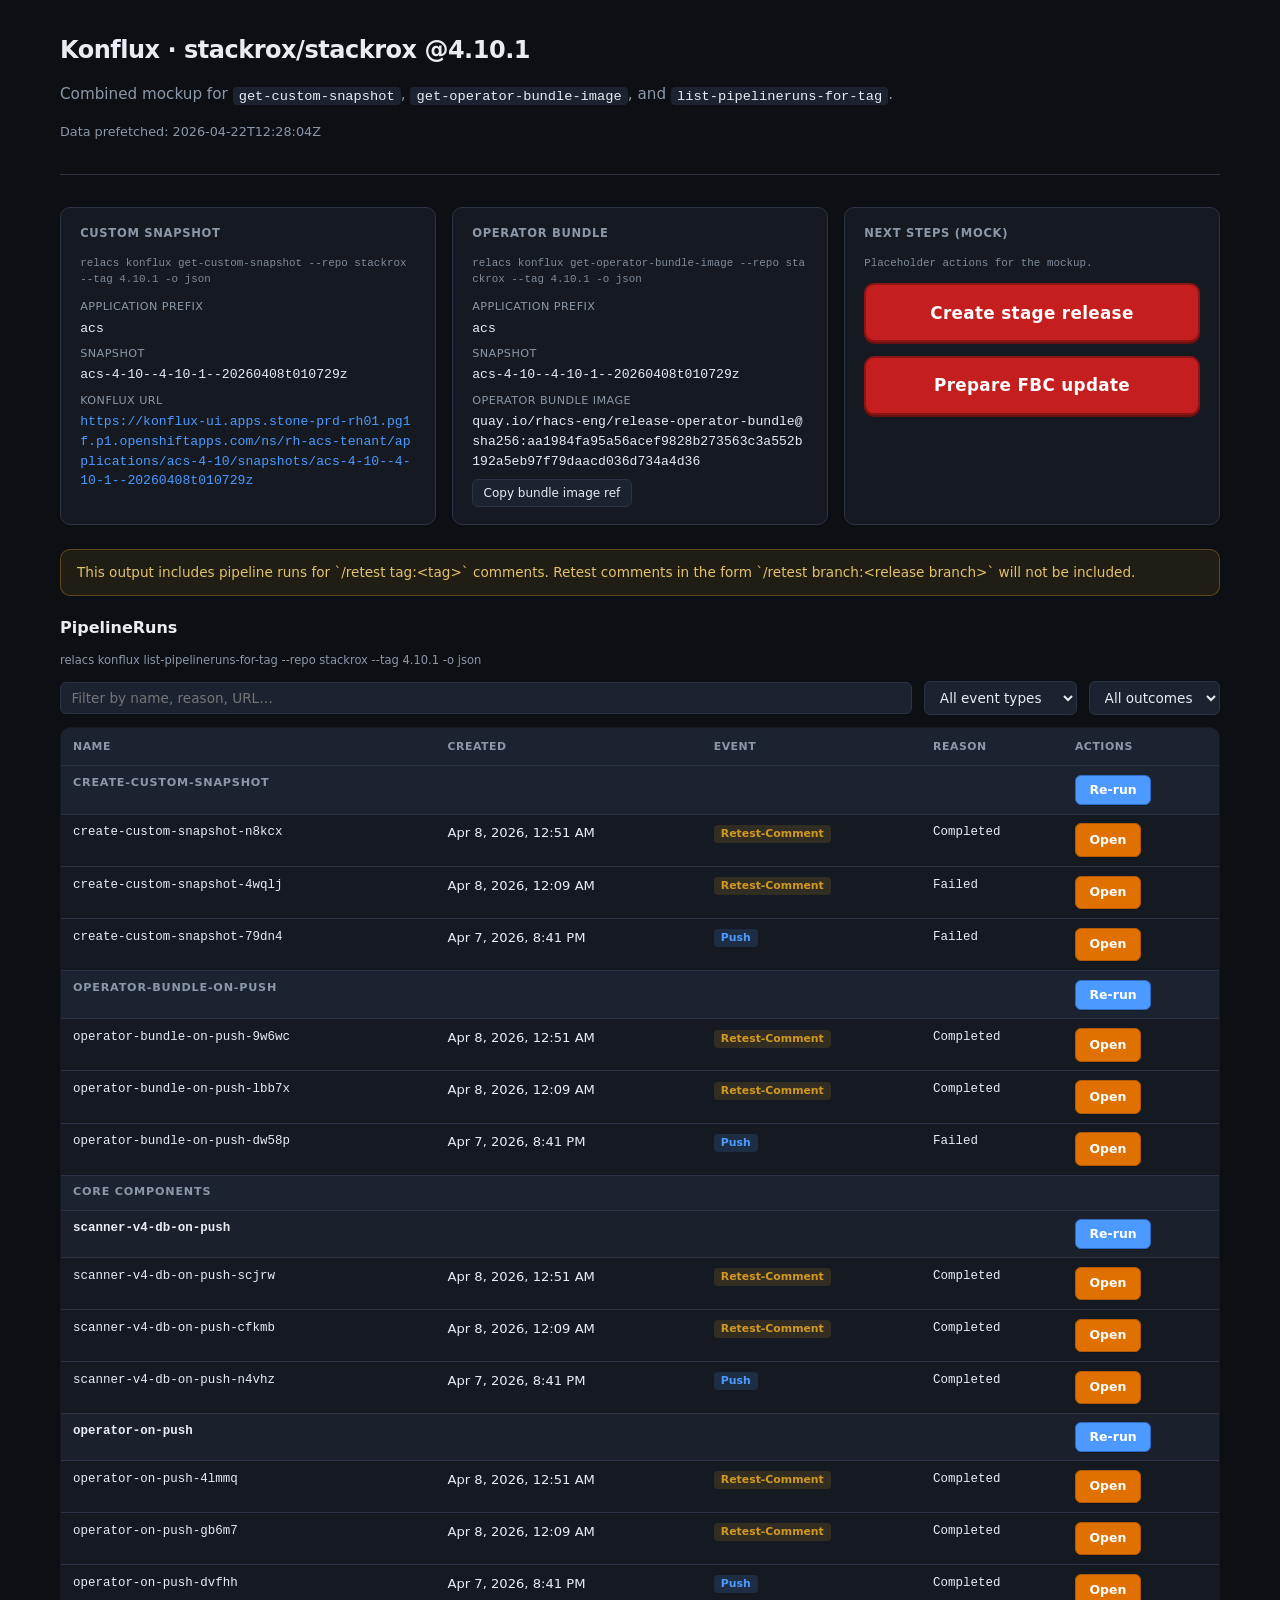
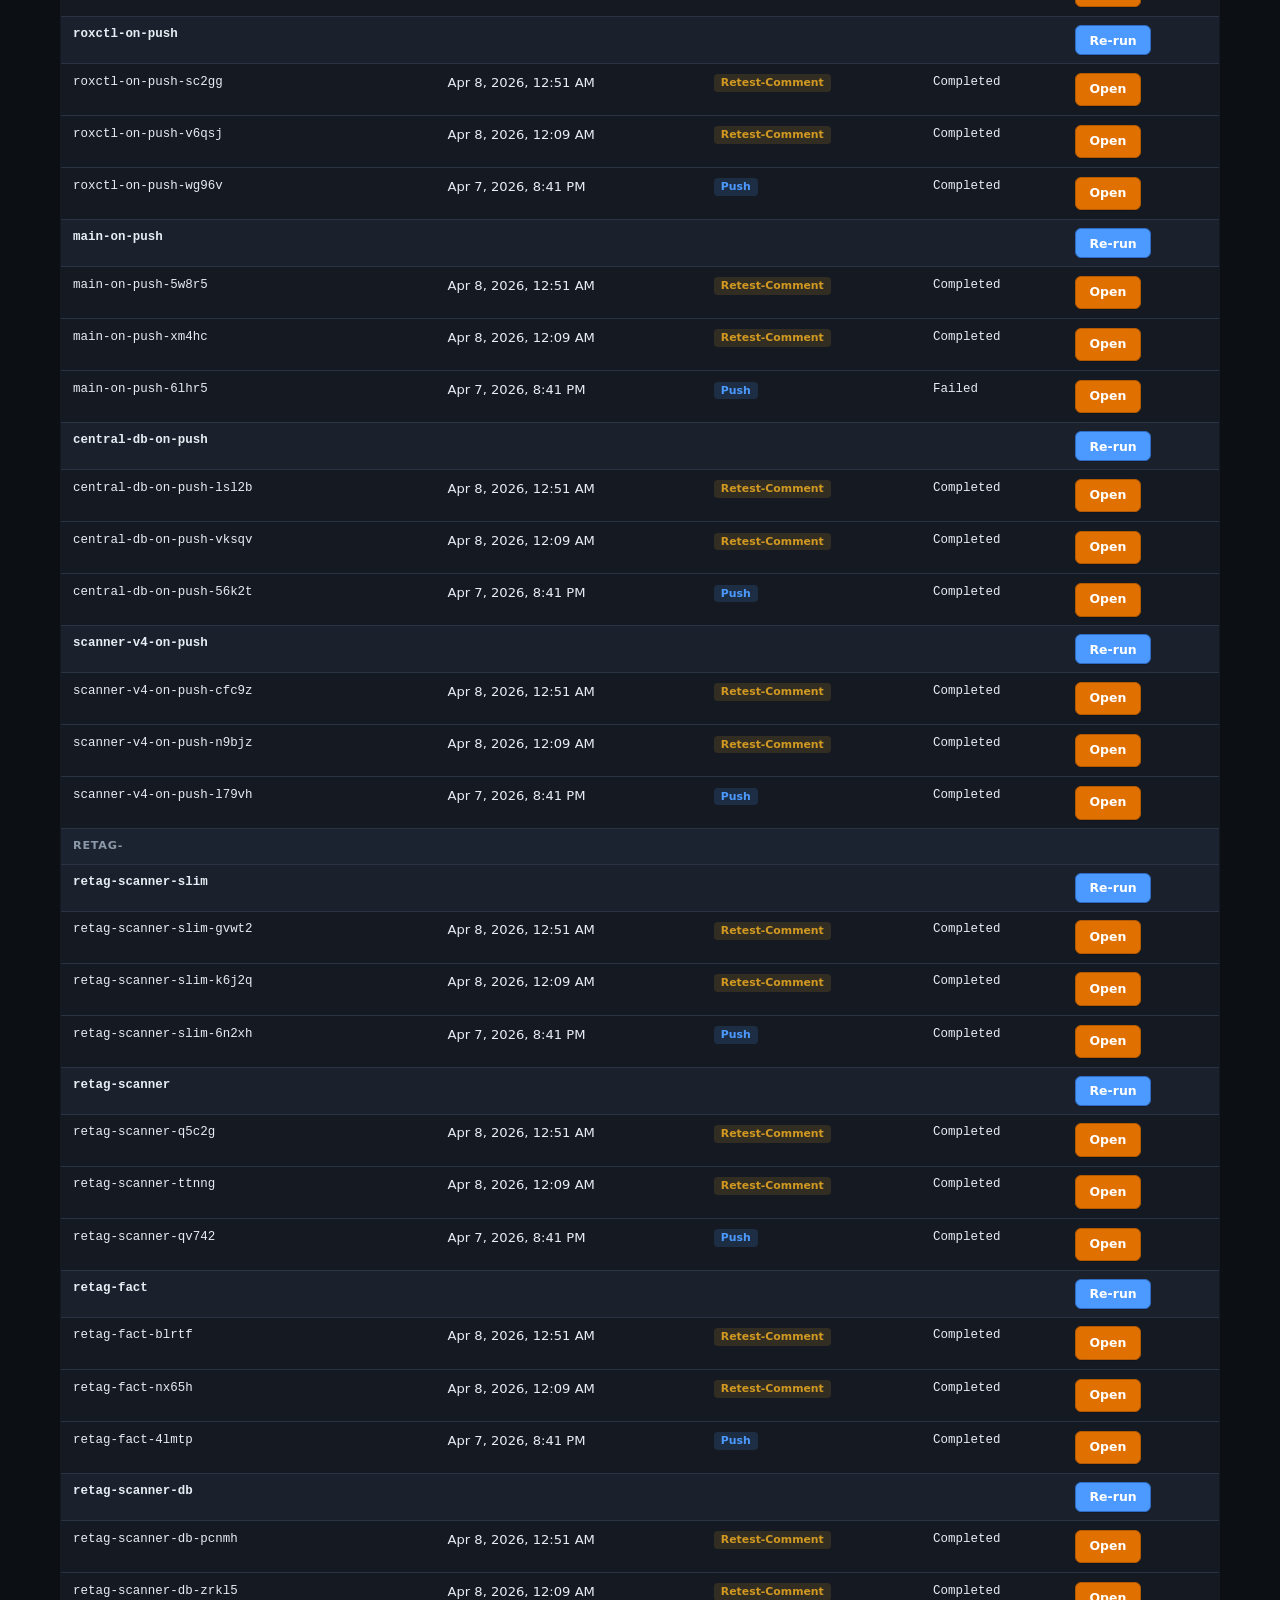
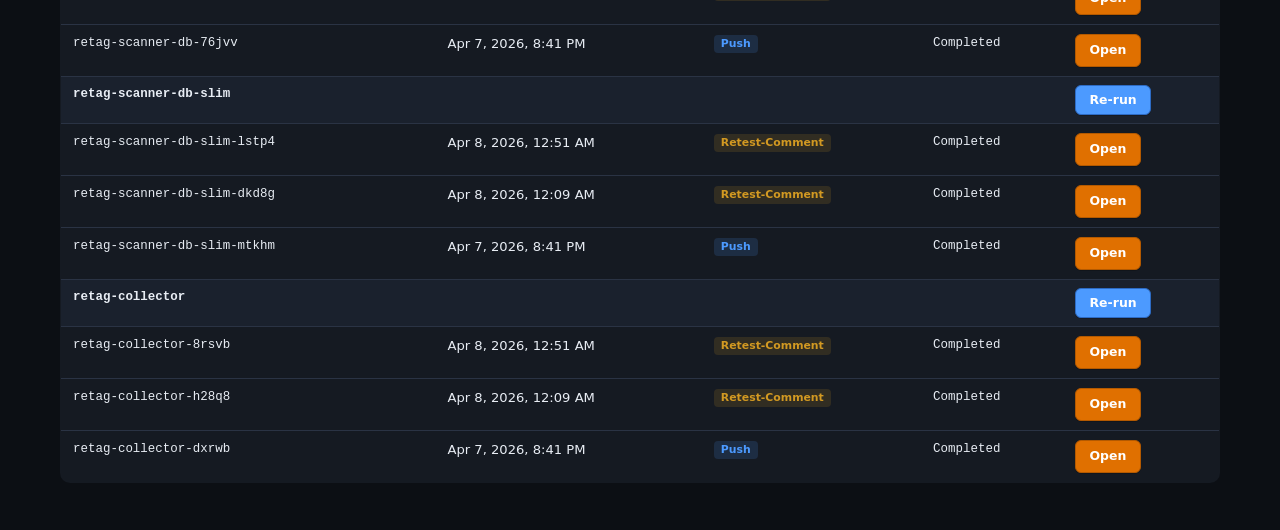
<file: scripts/konflux-dashboard/index.html>
<!DOCTYPE html>
<html lang="en">
<head>
  <meta charset="UTF-8" />
  <meta name="viewport" content="width=device-width, initial-scale=1" />
  <title>Konflux release view (mock)</title>
  <style>
    :root {
      --bg: #0c0f14;
      --surface: #151a22;
      --surface2: #1c2330;
      --border: #2a3344;
      --text: #e8edf4;
      --muted: #8b98a8;
      --accent: #4c9aff;
      --good: #3fb950;
      --bad: #f85149;
      --warn: #d29922;
      --radius: 10px;
      --font: "Segoe UI", system-ui, -apple-system, sans-serif;
      --mono: ui-monospace, "Cascadia Code", "SF Mono", Menlo, monospace;
    }
    * { box-sizing: border-box; }
    body {
      margin: 0;
      font-family: var(--font);
      background: var(--bg);
      color: var(--text);
      line-height: 1.5;
      min-height: 100vh;
    }
    .wrap {
      max-width: 1200px;
      margin: 0 auto;
      padding: 2rem 1.25rem 3rem;
    }
    header {
      margin-bottom: 2rem;
      border-bottom: 1px solid var(--border);
      padding-bottom: 1.25rem;
    }
    h1 {
      font-size: 1.5rem;
      font-weight: 600;
      margin: 0 0 0.35rem;
      letter-spacing: -0.02em;
    }
    .sub {
      color: var(--muted);
      font-size: 0.95rem;
    }
    .sub code {
      font-family: var(--mono);
      font-size: 0.9em;
      color: var(--text);
      background: var(--surface2);
      padding: 0.12em 0.45em;
      border-radius: 4px;
    }
    .meta-line {
      margin-top: 0.75rem;
      font-size: 0.8rem;
      color: var(--muted);
    }
    .grid {
      display: grid;
      gap: 1rem;
      grid-template-columns: repeat(auto-fit, minmax(280px, 1fr));
      margin-bottom: 1.5rem;
    }
    .card {
      background: var(--surface);
      border: 1px solid var(--border);
      border-radius: var(--radius);
      padding: 1.1rem 1.2rem;
    }
    .card h2 {
      margin: 0 0 0.75rem;
      font-size: 0.72rem;
      font-weight: 600;
      text-transform: uppercase;
      letter-spacing: 0.06em;
      color: var(--muted);
    }
    .card .cmd {
      font-family: var(--mono);
      font-size: 0.68rem;
      color: var(--muted);
      margin-bottom: 0.75rem;
      word-break: break-all;
      opacity: 0.9;
    }
    .kv { display: grid; gap: 0.5rem; }
    .kv div { display: flex; flex-direction: column; gap: 0.15rem; }
    .kv label {
      font-size: 0.7rem;
      text-transform: uppercase;
      letter-spacing: 0.04em;
      color: var(--muted);
    }
    .kv span, .kv a {
      font-family: var(--mono);
      font-size: 0.82rem;
      word-break: break-all;
    }
    a { color: var(--accent); text-decoration: none; }
    a:hover { text-decoration: underline; }
    .pill {
      display: inline-flex;
      align-items: center;
      gap: 0.35rem;
      font-size: 0.75rem;
      font-weight: 600;
      padding: 0.2rem 0.55rem;
      border-radius: 999px;
      width: fit-content;
    }
    .pill.ok { background: rgba(63, 185, 80, 0.15); color: var(--good); }
    .pill.bad { background: rgba(248, 81, 73, 0.12); color: var(--bad); }
    .banner {
      background: rgba(210, 153, 34, 0.1);
      border: 1px solid rgba(210, 153, 34, 0.35);
      color: #e3c26d;
      padding: 0.75rem 1rem;
      border-radius: var(--radius);
      font-size: 0.85rem;
      margin-bottom: 1.25rem;
    }
    .toolbar {
      display: flex;
      flex-wrap: wrap;
      gap: 0.75rem;
      align-items: center;
      margin-bottom: 0.75rem;
    }
    .toolbar input, .toolbar select {
      background: var(--surface2);
      border: 1px solid var(--border);
      color: var(--text);
      padding: 0.45rem 0.65rem;
      border-radius: 6px;
      font-size: 0.85rem;
      font-family: var(--font);
    }
    .toolbar input { flex: 1; min-width: 180px; }
    table {
      width: 100%;
      border-collapse: collapse;
      font-size: 0.82rem;
      background: var(--surface);
      border: 1px solid var(--border);
      border-radius: var(--radius);
      overflow: hidden;
    }
    thead th {
      text-align: left;
      padding: 0.65rem 0.75rem;
      background: var(--surface2);
      color: var(--muted);
      font-size: 0.68rem;
      text-transform: uppercase;
      letter-spacing: 0.05em;
      font-weight: 600;
      border-bottom: 1px solid var(--border);
    }
    tbody td {
      padding: 0.55rem 0.75rem;
      border-bottom: 1px solid var(--border);
      vertical-align: top;
    }
    tbody tr:last-child td { border-bottom: none; }
    tbody tr:hover td { background: rgba(76, 154, 255, 0.04); }
    tbody tr.group-row td {
      background: var(--surface2);
      font-size: 0.7rem;
      font-weight: 600;
      text-transform: uppercase;
      letter-spacing: 0.07em;
      color: var(--muted);
      padding: 0.55rem 0.75rem;
      border-bottom: 1px solid var(--border);
    }
    tbody tr.group-row:hover td {
      background: var(--surface2);
    }
    tbody tr.group-row .cell-actions {
      text-transform: none;
      vertical-align: middle;
    }
    tbody tr.subgroup-row td {
      background: rgba(28, 35, 48, 0.75);
      font-size: 0.78rem;
      font-weight: 600;
      color: var(--text);
      padding: 0.5rem 0.75rem;
      border-bottom: 1px solid var(--border);
    }
    tbody tr.subgroup-row td:first-child {
      font-family: var(--mono);
    }
    tbody tr.subgroup-row:hover td {
      background: rgba(28, 35, 48, 0.85);
    }
    .mono { font-family: var(--mono); font-size: 0.78rem; }
    .badge {
      font-size: 0.68rem;
      padding: 0.15rem 0.45rem;
      border-radius: 4px;
      font-weight: 600;
      text-transform: capitalize;
    }
    .badge.push { background: rgba(76, 154, 255, 0.15); color: var(--accent); }
    .badge.retest-comment { background: rgba(210, 153, 34, 0.15); color: var(--warn); }
    .err {
      background: rgba(248, 81, 73, 0.1);
      border: 1px solid rgba(248, 81, 73, 0.35);
      color: #ff9b97;
      padding: 1rem;
      border-radius: var(--radius);
      margin-bottom: 1rem;
    }
    .err code { font-family: var(--mono); font-size: 0.85rem; }
    button.copy {
      margin-top: 0.5rem;
      font-size: 0.75rem;
      padding: 0.35rem 0.65rem;
      border-radius: 6px;
      border: 1px solid var(--border);
      background: var(--surface2);
      color: var(--text);
      cursor: pointer;
      font-family: var(--font);
    }
    button.copy:hover { border-color: var(--accent); color: var(--accent); }
    .action-buttons {
      display: flex;
      flex-direction: column;
      gap: 0.85rem;
    }
    .btn-action-mock {
      display: block;
      width: 100%;
      padding: 1.1rem 1.25rem;
      font-size: 1.05rem;
      font-weight: 700;
      font-family: var(--font);
      color: #fff;
      background: #c41e1e;
      border: 2px solid #8b1414;
      border-radius: var(--radius);
      cursor: default;
      box-shadow: 0 2px 0 #6b0f0f;
      letter-spacing: 0.02em;
    }
    .btn-action-mock:hover {
      background: #d42828;
      border-color: #a31818;
    }
    .cell-actions {
      display: flex;
      flex-wrap: wrap;
      align-items: center;
      gap: 0.5rem;
    }
    a.btn-open {
      display: inline-flex;
      align-items: center;
      justify-content: center;
      padding: 0.4rem 0.85rem;
      font-size: 0.78rem;
      font-weight: 600;
      font-family: var(--font);
      color: #fff;
      background: #e07000;
      border: 1px solid #b35900;
      border-radius: 6px;
      cursor: pointer;
      text-decoration: none;
      box-shadow: 0 1px 0 rgba(0, 0, 0, 0.2);
    }
    a.btn-open:hover {
      filter: brightness(1.08);
      text-decoration: none;
      color: #fff;
    }
    .btn-rerun {
      padding: 0.4rem 0.85rem;
      font-size: 0.78rem;
      font-weight: 600;
      font-family: var(--font);
      color: #fff;
      background: var(--accent);
      border: 1px solid #2d6bc4;
      border-radius: 6px;
      cursor: default;
      box-shadow: 0 1px 0 rgba(0, 0, 0, 0.2);
    }
    .btn-rerun:hover {
      filter: brightness(1.08);
    }
    section h2.section-title {
      font-size: 1rem;
      font-weight: 600;
      margin: 0 0 0.75rem;
    }
    .boot-msg {
      padding: 0.5rem 0 1rem;
      color: var(--text);
      font-size: 0.95rem;
    }
    #load-error:not([hidden]) {
      display: block;
    }
  </style>
</head>
<body>
  <div class="wrap">
    <p id="boot" class="boot-msg">Loading dashboard…</p>
    <div id="load-error" class="err" hidden>
      Could not load dashboard data. Over <code>http://</code> or <code>https://</code>, <code>mock.json</code> is preferred; embedded JSON in this file is used for <code>file://</code> or if fetch fails.
      To use the external file only: <code>cd scripts/konflux-dashboard && python3 -m http.server 8765</code> then open <code>http://localhost:8765/</code>.
    </div>
    <header id="hdr" hidden>
      <h1 id="title">Konflux release dashboard</h1>
      <p class="sub" id="subtitle"></p>
      <p class="meta-line" id="prefetched"></p>
    </header>

    <div id="content" hidden>
      <div class="grid">
        <div class="card" id="card-snapshot">
          <h2>Custom Snapshot</h2>
          <p class="cmd" id="cmd-snapshot"></p>
          <div class="kv" id="kv-snapshot"></div>
        </div>
        <div class="card" id="card-bundle">
          <h2>Operator Bundle</h2>
          <p class="cmd" id="cmd-bundle"></p>
          <div class="kv" id="kv-bundle"></div>
          <button type="button" class="copy" id="copy-bundle">Copy bundle image ref</button>
        </div>
        <div class="card" id="card-actions">
          <h2>Next steps (mock)</h2>
          <p class="cmd">Placeholder actions for the mockup.</p>
          <div class="action-buttons">
            <button type="button" class="btn-action-mock">Create stage release</button>
            <button type="button" class="btn-action-mock">Prepare FBC update</button>
          </div>
        </div>
      </div>

      <div class="banner" id="pipe-note" hidden></div>

      <section>
        <h2 class="section-title">PipelineRuns</h2>
        <p class="cmd" id="cmd-pipes" style="margin-bottom:0.75rem;color:var(--muted);font-size:0.72rem;"></p>
        <div class="toolbar">
          <input type="search" id="filter" placeholder="Filter by name, reason, URL…" autocomplete="off" />
          <select id="evt-filter">
            <option value="">All event types</option>
            <option value="push">push</option>
            <option value="retest-comment">retest-comment</option>
          </select>
          <select id="ok-filter">
            <option value="">All outcomes</option>
            <option value="true">Succeeded</option>
            <option value="false">Failed</option>
          </select>
        </div>
        <table>
          <thead>
            <tr>
              <th>Name</th>
              <th>Created</th>
              <th>Event</th>
              <th>Reason</th>
              <th>Actions</th>
            </tr>
          </thead>
          <tbody id="rows"></tbody>
        </table>
      </section>
    </div>
  </div>

  <script type="application/json" id="mock-inline">{"meta":{"organization":"stackrox","repository":"stackrox","tag":"4.10.1","prefetchedAt":"2026-04-22T12:28:04Z","sourceCommands":["relacs konflux get-custom-snapshot --repo stackrox --tag 4.10.1 -o json","relacs konflux get-operator-bundle-image --repo stackrox --tag 4.10.1 -o json","relacs konflux list-pipelineruns-for-tag --repo stackrox --tag 4.10.1 -o json"],"listPipelinesNote":"This output includes pipeline runs for `/retest tag:<tag>` comments. Retest comments in the form `/retest branch:<release branch>` will not be included."},"getCustomSnapshot":{"application-prefix":"acs","organization":"stackrox","repository":"stackrox","tag":"4.10.1","snapshot":"acs-4-10--4-10-1--20260408t010729z","url":"https://konflux-ui.apps.stone-prd-rh01.pg1f.p1.openshiftapps.com/ns/rh-acs-tenant/applications/acs-4-10/snapshots/acs-4-10--4-10-1--20260408t010729z"},"getOperatorBundleImage":{"application-prefix":"acs","organization":"stackrox","repository":"stackrox","tag":"4.10.1","snapshot":"acs-4-10--4-10-1--20260408t010729z","operator-bundle-image":"quay.io/rhacs-eng/release-operator-bundle@sha256:aa1984fa95a56acef9828b273563c3a552b192a5eb97f79daacd036d734a4d36"},"listPipelinesForTag":{"organization":"stackrox","repository":"stackrox","tag":"4.10.1","pipelineRuns":[{"name":"retag-scanner-qv742","creationTimestamp":"2026-04-07T20:41:01Z","eventType":"push","succeeded":true,"reason":"Completed","url":"https://konflux-ui.apps.stone-prd-rh01.pg1f.p1.openshiftapps.com/ns/rh-acs-tenant/applications/acs-4-10/pipelineruns/retag-scanner-qv742"},{"name":"scanner-v4-db-on-push-n4vhz","creationTimestamp":"2026-04-07T20:41:01Z","eventType":"push","succeeded":true,"reason":"Completed","url":"https://konflux-ui.apps.stone-prd-rh01.pg1f.p1.openshiftapps.com/ns/rh-acs-tenant/applications/acs-4-10/pipelineruns/scanner-v4-db-on-push-n4vhz"},{"name":"operator-on-push-dvfhh","creationTimestamp":"2026-04-07T20:41:01Z","eventType":"push","succeeded":true,"reason":"Completed","url":"https://konflux-ui.apps.stone-prd-rh01.pg1f.p1.openshiftapps.com/ns/rh-acs-tenant/applications/acs-4-10/pipelineruns/operator-on-push-dvfhh"},{"name":"retag-fact-4lmtp","creationTimestamp":"2026-04-07T20:41:01Z","eventType":"push","succeeded":true,"reason":"Completed","url":"https://konflux-ui.apps.stone-prd-rh01.pg1f.p1.openshiftapps.com/ns/rh-acs-tenant/applications/acs-4-10/pipelineruns/retag-fact-4lmtp"},{"name":"retag-scanner-db-76jvv","creationTimestamp":"2026-04-07T20:41:01Z","eventType":"push","succeeded":true,"reason":"Completed","url":"https://konflux-ui.apps.stone-prd-rh01.pg1f.p1.openshiftapps.com/ns/rh-acs-tenant/applications/acs-4-10/pipelineruns/retag-scanner-db-76jvv"},{"name":"retag-scanner-db-slim-mtkhm","creationTimestamp":"2026-04-07T20:41:01Z","eventType":"push","succeeded":true,"reason":"Completed","url":"https://konflux-ui.apps.stone-prd-rh01.pg1f.p1.openshiftapps.com/ns/rh-acs-tenant/applications/acs-4-10/pipelineruns/retag-scanner-db-slim-mtkhm"},{"name":"roxctl-on-push-wg96v","creationTimestamp":"2026-04-07T20:41:01Z","eventType":"push","succeeded":true,"reason":"Completed","url":"https://konflux-ui.apps.stone-prd-rh01.pg1f.p1.openshiftapps.com/ns/rh-acs-tenant/applications/acs-4-10/pipelineruns/roxctl-on-push-wg96v"},{"name":"retag-scanner-slim-6n2xh","creationTimestamp":"2026-04-07T20:41:01Z","eventType":"push","succeeded":true,"reason":"Completed","url":"https://konflux-ui.apps.stone-prd-rh01.pg1f.p1.openshiftapps.com/ns/rh-acs-tenant/applications/acs-4-10/pipelineruns/retag-scanner-slim-6n2xh"},{"name":"main-on-push-6lhr5","creationTimestamp":"2026-04-07T20:41:01Z","eventType":"push","succeeded":false,"reason":"Failed","url":"https://konflux-ui.apps.stone-prd-rh01.pg1f.p1.openshiftapps.com/ns/rh-acs-tenant/applications/acs-4-10/pipelineruns/main-on-push-6lhr5"},{"name":"operator-bundle-on-push-dw58p","creationTimestamp":"2026-04-07T20:41:02Z","eventType":"push","succeeded":false,"reason":"Failed","url":"https://konflux-ui.apps.stone-prd-rh01.pg1f.p1.openshiftapps.com/ns/rh-acs-tenant/applications/acs-4-10/pipelineruns/operator-bundle-on-push-dw58p"},{"name":"central-db-on-push-56k2t","creationTimestamp":"2026-04-07T20:41:02Z","eventType":"push","succeeded":true,"reason":"Completed","url":"https://konflux-ui.apps.stone-prd-rh01.pg1f.p1.openshiftapps.com/ns/rh-acs-tenant/applications/acs-4-10/pipelineruns/central-db-on-push-56k2t"},{"name":"create-custom-snapshot-79dn4","creationTimestamp":"2026-04-07T20:41:02Z","eventType":"push","succeeded":false,"reason":"Failed","url":"https://konflux-ui.apps.stone-prd-rh01.pg1f.p1.openshiftapps.com/ns/rh-acs-tenant/applications/acs-4-10/pipelineruns/create-custom-snapshot-79dn4"},{"name":"scanner-v4-on-push-l79vh","creationTimestamp":"2026-04-07T20:41:02Z","eventType":"push","succeeded":true,"reason":"Completed","url":"https://konflux-ui.apps.stone-prd-rh01.pg1f.p1.openshiftapps.com/ns/rh-acs-tenant/applications/acs-4-10/pipelineruns/scanner-v4-on-push-l79vh"},{"name":"retag-collector-dxrwb","creationTimestamp":"2026-04-07T20:41:02Z","eventType":"push","succeeded":true,"reason":"Completed","url":"https://konflux-ui.apps.stone-prd-rh01.pg1f.p1.openshiftapps.com/ns/rh-acs-tenant/applications/acs-4-10/pipelineruns/retag-collector-dxrwb"},{"name":"retag-scanner-ttnng","creationTimestamp":"2026-04-08T00:09:21Z","eventType":"retest-comment","succeeded":true,"reason":"Completed","url":"https://konflux-ui.apps.stone-prd-rh01.pg1f.p1.openshiftapps.com/ns/rh-acs-tenant/applications/acs-4-10/pipelineruns/retag-scanner-ttnng"},{"name":"create-custom-snapshot-4wqlj","creationTimestamp":"2026-04-08T00:09:21Z","eventType":"retest-comment","succeeded":false,"reason":"Failed","url":"https://konflux-ui.apps.stone-prd-rh01.pg1f.p1.openshiftapps.com/ns/rh-acs-tenant/applications/acs-4-10/pipelineruns/create-custom-snapshot-4wqlj"},{"name":"main-on-push-xm4hc","creationTimestamp":"2026-04-08T00:09:21Z","eventType":"retest-comment","succeeded":true,"reason":"Completed","url":"https://konflux-ui.apps.stone-prd-rh01.pg1f.p1.openshiftapps.com/ns/rh-acs-tenant/applications/acs-4-10/pipelineruns/main-on-push-xm4hc"},{"name":"scanner-v4-on-push-n9bjz","creationTimestamp":"2026-04-08T00:09:21Z","eventType":"retest-comment","succeeded":true,"reason":"Completed","url":"https://konflux-ui.apps.stone-prd-rh01.pg1f.p1.openshiftapps.com/ns/rh-acs-tenant/applications/acs-4-10/pipelineruns/scanner-v4-on-push-n9bjz"},{"name":"scanner-v4-db-on-push-cfkmb","creationTimestamp":"2026-04-08T00:09:21Z","eventType":"retest-comment","succeeded":true,"reason":"Completed","url":"https://konflux-ui.apps.stone-prd-rh01.pg1f.p1.openshiftapps.com/ns/rh-acs-tenant/applications/acs-4-10/pipelineruns/scanner-v4-db-on-push-cfkmb"},{"name":"roxctl-on-push-v6qsj","creationTimestamp":"2026-04-08T00:09:21Z","eventType":"retest-comment","succeeded":true,"reason":"Completed","url":"https://konflux-ui.apps.stone-prd-rh01.pg1f.p1.openshiftapps.com/ns/rh-acs-tenant/applications/acs-4-10/pipelineruns/roxctl-on-push-v6qsj"},{"name":"operator-on-push-gb6m7","creationTimestamp":"2026-04-08T00:09:21Z","eventType":"retest-comment","succeeded":true,"reason":"Completed","url":"https://konflux-ui.apps.stone-prd-rh01.pg1f.p1.openshiftapps.com/ns/rh-acs-tenant/applications/acs-4-10/pipelineruns/operator-on-push-gb6m7"},{"name":"retag-scanner-slim-k6j2q","creationTimestamp":"2026-04-08T00:09:21Z","eventType":"retest-comment","succeeded":true,"reason":"Completed","url":"https://konflux-ui.apps.stone-prd-rh01.pg1f.p1.openshiftapps.com/ns/rh-acs-tenant/applications/acs-4-10/pipelineruns/retag-scanner-slim-k6j2q"},{"name":"retag-scanner-db-slim-dkd8g","creationTimestamp":"2026-04-08T00:09:21Z","eventType":"retest-comment","succeeded":true,"reason":"Completed","url":"https://konflux-ui.apps.stone-prd-rh01.pg1f.p1.openshiftapps.com/ns/rh-acs-tenant/applications/acs-4-10/pipelineruns/retag-scanner-db-slim-dkd8g"},{"name":"retag-fact-nx65h","creationTimestamp":"2026-04-08T00:09:21Z","eventType":"retest-comment","succeeded":true,"reason":"Completed","url":"https://konflux-ui.apps.stone-prd-rh01.pg1f.p1.openshiftapps.com/ns/rh-acs-tenant/applications/acs-4-10/pipelineruns/retag-fact-nx65h"},{"name":"retag-collector-h28q8","creationTimestamp":"2026-04-08T00:09:21Z","eventType":"retest-comment","succeeded":true,"reason":"Completed","url":"https://konflux-ui.apps.stone-prd-rh01.pg1f.p1.openshiftapps.com/ns/rh-acs-tenant/applications/acs-4-10/pipelineruns/retag-collector-h28q8"},{"name":"retag-scanner-db-zrkl5","creationTimestamp":"2026-04-08T00:09:22Z","eventType":"retest-comment","succeeded":true,"reason":"Completed","url":"https://konflux-ui.apps.stone-prd-rh01.pg1f.p1.openshiftapps.com/ns/rh-acs-tenant/applications/acs-4-10/pipelineruns/retag-scanner-db-zrkl5"},{"name":"central-db-on-push-vksqv","creationTimestamp":"2026-04-08T00:09:22Z","eventType":"retest-comment","succeeded":true,"reason":"Completed","url":"https://konflux-ui.apps.stone-prd-rh01.pg1f.p1.openshiftapps.com/ns/rh-acs-tenant/applications/acs-4-10/pipelineruns/central-db-on-push-vksqv"},{"name":"operator-bundle-on-push-lbb7x","creationTimestamp":"2026-04-08T00:09:22Z","eventType":"retest-comment","succeeded":true,"reason":"Completed","url":"https://konflux-ui.apps.stone-prd-rh01.pg1f.p1.openshiftapps.com/ns/rh-acs-tenant/applications/acs-4-10/pipelineruns/operator-bundle-on-push-lbb7x"},{"name":"retag-scanner-db-slim-lstp4","creationTimestamp":"2026-04-08T00:51:25Z","eventType":"retest-comment","succeeded":true,"reason":"Completed","url":"https://konflux-ui.apps.stone-prd-rh01.pg1f.p1.openshiftapps.com/ns/rh-acs-tenant/applications/acs-4-10/pipelineruns/retag-scanner-db-slim-lstp4"},{"name":"retag-scanner-q5c2g","creationTimestamp":"2026-04-08T00:51:25Z","eventType":"retest-comment","succeeded":true,"reason":"Completed","url":"https://konflux-ui.apps.stone-prd-rh01.pg1f.p1.openshiftapps.com/ns/rh-acs-tenant/applications/acs-4-10/pipelineruns/retag-scanner-q5c2g"},{"name":"retag-collector-8rsvb","creationTimestamp":"2026-04-08T00:51:25Z","eventType":"retest-comment","succeeded":true,"reason":"Completed","url":"https://konflux-ui.apps.stone-prd-rh01.pg1f.p1.openshiftapps.com/ns/rh-acs-tenant/applications/acs-4-10/pipelineruns/retag-collector-8rsvb"},{"name":"retag-fact-blrtf","creationTimestamp":"2026-04-08T00:51:25Z","eventType":"retest-comment","succeeded":true,"reason":"Completed","url":"https://konflux-ui.apps.stone-prd-rh01.pg1f.p1.openshiftapps.com/ns/rh-acs-tenant/applications/acs-4-10/pipelineruns/retag-fact-blrtf"},{"name":"retag-scanner-db-pcnmh","creationTimestamp":"2026-04-08T00:51:25Z","eventType":"retest-comment","succeeded":true,"reason":"Completed","url":"https://konflux-ui.apps.stone-prd-rh01.pg1f.p1.openshiftapps.com/ns/rh-acs-tenant/applications/acs-4-10/pipelineruns/retag-scanner-db-pcnmh"},{"name":"create-custom-snapshot-n8kcx","creationTimestamp":"2026-04-08T00:51:25Z","eventType":"retest-comment","succeeded":true,"reason":"Completed","url":"https://konflux-ui.apps.stone-prd-rh01.pg1f.p1.openshiftapps.com/ns/rh-acs-tenant/applications/acs-4-10/pipelineruns/create-custom-snapshot-n8kcx"},{"name":"central-db-on-push-lsl2b","creationTimestamp":"2026-04-08T00:51:26Z","eventType":"retest-comment","succeeded":true,"reason":"Completed","url":"https://konflux-ui.apps.stone-prd-rh01.pg1f.p1.openshiftapps.com/ns/rh-acs-tenant/applications/acs-4-10/pipelineruns/central-db-on-push-lsl2b"},{"name":"scanner-v4-on-push-cfc9z","creationTimestamp":"2026-04-08T00:51:26Z","eventType":"retest-comment","succeeded":true,"reason":"Completed","url":"https://konflux-ui.apps.stone-prd-rh01.pg1f.p1.openshiftapps.com/ns/rh-acs-tenant/applications/acs-4-10/pipelineruns/scanner-v4-on-push-cfc9z"},{"name":"main-on-push-5w8r5","creationTimestamp":"2026-04-08T00:51:26Z","eventType":"retest-comment","succeeded":true,"reason":"Completed","url":"https://konflux-ui.apps.stone-prd-rh01.pg1f.p1.openshiftapps.com/ns/rh-acs-tenant/applications/acs-4-10/pipelineruns/main-on-push-5w8r5"},{"name":"operator-bundle-on-push-9w6wc","creationTimestamp":"2026-04-08T00:51:26Z","eventType":"retest-comment","succeeded":true,"reason":"Completed","url":"https://konflux-ui.apps.stone-prd-rh01.pg1f.p1.openshiftapps.com/ns/rh-acs-tenant/applications/acs-4-10/pipelineruns/operator-bundle-on-push-9w6wc"},{"name":"operator-on-push-4lmmq","creationTimestamp":"2026-04-08T00:51:26Z","eventType":"retest-comment","succeeded":true,"reason":"Completed","url":"https://konflux-ui.apps.stone-prd-rh01.pg1f.p1.openshiftapps.com/ns/rh-acs-tenant/applications/acs-4-10/pipelineruns/operator-on-push-4lmmq"},{"name":"retag-scanner-slim-gvwt2","creationTimestamp":"2026-04-08T00:51:26Z","eventType":"retest-comment","succeeded":true,"reason":"Completed","url":"https://konflux-ui.apps.stone-prd-rh01.pg1f.p1.openshiftapps.com/ns/rh-acs-tenant/applications/acs-4-10/pipelineruns/retag-scanner-slim-gvwt2"},{"name":"roxctl-on-push-sc2gg","creationTimestamp":"2026-04-08T00:51:26Z","eventType":"retest-comment","succeeded":true,"reason":"Completed","url":"https://konflux-ui.apps.stone-prd-rh01.pg1f.p1.openshiftapps.com/ns/rh-acs-tenant/applications/acs-4-10/pipelineruns/roxctl-on-push-sc2gg"},{"name":"scanner-v4-db-on-push-scjrw","creationTimestamp":"2026-04-08T00:51:26Z","eventType":"retest-comment","succeeded":true,"reason":"Completed","url":"https://konflux-ui.apps.stone-prd-rh01.pg1f.p1.openshiftapps.com/ns/rh-acs-tenant/applications/acs-4-10/pipelineruns/scanner-v4-db-on-push-scjrw"}]}}</script>
  <script>
    function esc(s) {
      return String(s)
        .replace(/&/g, "&amp;")
        .replace(/</g, "&lt;")
        .replace(/>/g, "&gt;")
        .replace(/"/g, "&quot;");
    }

    function fmtTime(iso) {
      try {
        const d = new Date(iso);
        return d.toLocaleString(undefined, {
          dateStyle: "medium",
          timeStyle: "short",
        });
      } catch {
        return iso;
      }
    }

    function render(data) {
      const m = data.meta || {};
      const snap = data.getCustomSnapshot || {};
      const bundle = data.getOperatorBundleImage || {};
      const pipes = data.listPipelinesForTag || {};
      const runs = pipes.pipelineRuns || [];

      document.getElementById("hdr").hidden = false;
      document.getElementById("content").hidden = false;

      const org = m.organization || snap.organization || "stackrox";
      const repo = m.repository || snap.repository || "stackrox";
      const tag = m.tag || snap.tag || "";

      document.getElementById("title").textContent = "Konflux · " + org + "/" + repo + " @" + tag;
      document.getElementById("subtitle").innerHTML =
        "Combined mockup for <code>get-custom-snapshot</code>, <code>get-operator-bundle-image</code>, and <code>list-pipelineruns-for-tag</code>.";

      if (m.prefetchedAt) {
        document.getElementById("prefetched").textContent = "Data prefetched: " + m.prefetchedAt;
      }

      const cmds = m.sourceCommands || [];
      document.getElementById("cmd-snapshot").textContent = cmds[0] || "";
      document.getElementById("cmd-bundle").textContent = cmds[1] || "";
      document.getElementById("cmd-pipes").textContent = cmds[2] || "";

      function kvRow(label, value, isLink) {
        const v = isLink
          ? '<a href="' + esc(value) + '" target="_blank" rel="noopener">' + esc(value) + "</a>"
          : '<span>' + esc(value) + "</span>";
        return (
          "<div><label>" +
          esc(label) +
          "</label>" +
          v +
          "</div>"
        );
      }

      document.getElementById("kv-snapshot").innerHTML = [
        kvRow("Application prefix", snap["application-prefix"] || ""),
        kvRow("Snapshot", snap.snapshot || ""),
        kvRow("Konflux URL", snap.url || "", true),
      ].join("");

      document.getElementById("kv-bundle").innerHTML = [
        kvRow("Application prefix", bundle["application-prefix"] || ""),
        kvRow("Snapshot", bundle.snapshot || ""),
        kvRow("Operator bundle image", bundle["operator-bundle-image"] || ""),
      ].join("");

      const noteEl = document.getElementById("pipe-note");
      if (m.listPipelinesNote) {
        noteEl.hidden = false;
        noteEl.textContent = m.listPipelinesNote;
      }

      const tbody = document.getElementById("rows");

      function byCreationTimeDesc(a, b) {
        return (
          new Date(b.creationTimestamp).getTime() -
          new Date(a.creationTimestamp).getTime()
        );
      }

      /** PipelineRun names end with a short random suffix; component is the stable prefix (e.g. main-on-push, roxctl-on-push). */
      function pipelineComponentKey(name) {
        var n = String(name || "");
        var m = n.match(/^(.+)-[a-z0-9]{5}$/i);
        return m ? m[1] : n;
      }

      function maxCreationTime(rows) {
        var t = 0;
        for (var i = 0; i < rows.length; i++) {
          var x = new Date(rows[i].creationTimestamp).getTime();
          if (!isNaN(x) && x > t) t = x;
        }
        return t;
      }

      function orderPipelineRunsForDisplay(list) {
        var createSnap = [];
        var opBundle = [];
        var others = [];
        var retags = [];
        for (var i = 0; i < list.length; i++) {
          var r = list[i];
          var n = r.name || "";
          if (n.indexOf("create-custom-snapshot") === 0) createSnap.push(r);
          else if (n.indexOf("operator-bundle-on-push") === 0) opBundle.push(r);
          else if (n.indexOf("retag-") === 0) retags.push(r);
          else others.push(r);
        }
        createSnap.sort(byCreationTimeDesc);
        opBundle.sort(byCreationTimeDesc);
        var ordered = [];
        function appendSectionWithRerun(label, rows) {
          if (!rows.length) return;
          ordered.push({ kind: "header", label: label, withRerun: true });
          for (var j = 0; j < rows.length; j++) {
            ordered.push({ kind: "row", r: rows[j] });
          }
        }
        appendSectionWithRerun("create-custom-snapshot", createSnap);
        appendSectionWithRerun("operator-bundle-on-push", opBundle);
        if (others.length) {
          var byComp = {};
          for (var oi = 0; oi < others.length; oi++) {
            var or = others[oi];
            var ck = pipelineComponentKey(or.name);
            if (!byComp[ck]) byComp[ck] = [];
            byComp[ck].push(or);
          }
          var compKeys = Object.keys(byComp);
          compKeys.sort(function (a, b) {
            return maxCreationTime(byComp[b]) - maxCreationTime(byComp[a]);
          });
          ordered.push({ kind: "header", label: "Core Components" });
          for (var ci = 0; ci < compKeys.length; ci++) {
            var key = compKeys[ci];
            var compRows = byComp[key].slice().sort(byCreationTimeDesc);
            ordered.push({ kind: "subheader", label: key });
            for (var rj = 0; rj < compRows.length; rj++) {
              ordered.push({ kind: "row", r: compRows[rj] });
            }
          }
        }
        if (retags.length) {
          var retByComp = {};
          for (var ri = 0; ri < retags.length; ri++) {
            var rrun = retags[ri];
            var retKey = pipelineComponentKey(rrun.name);
            if (!retByComp[retKey]) retByComp[retKey] = [];
            retByComp[retKey].push(rrun);
          }
          var retKeys = Object.keys(retByComp);
          retKeys.sort(function (a, b) {
            return maxCreationTime(retByComp[b]) - maxCreationTime(retByComp[a]);
          });
          ordered.push({ kind: "header", label: "retag-" });
          for (var rk = 0; rk < retKeys.length; rk++) {
            var rLabel = retKeys[rk];
            var retRows = retByComp[rLabel].slice().sort(byCreationTimeDesc);
            ordered.push({ kind: "subheader", label: rLabel });
            for (var rx = 0; rx < retRows.length; rx++) {
              ordered.push({ kind: "row", r: retRows[rx] });
            }
          }
        }
        return ordered;
      }

      function drawTable(list) {
        var pieces = orderPipelineRunsForDisplay(list);
        tbody.innerHTML = pieces
          .map(function (item) {
            if (item.kind === "header") {
              if (item.withRerun) {
                return (
                  '<tr class="group-row">' +
                  '<td colspan="4" class="group-label">' +
                  esc(item.label) +
                  "</td>" +
                  '<td><div class="cell-actions">' +
                  '<button type="button" class="btn-rerun">Re-run</button>' +
                  "</div></td>" +
                  "</tr>"
                );
              }
              return (
                '<tr class="group-row">' +
                '<td colspan="5" class="group-label">' +
                esc(item.label) +
                "</td>" +
                "</tr>"
              );
            }
            if (item.kind === "subheader") {
              return (
                '<tr class="subgroup-row">' +
                '<td colspan="4">' +
                esc(item.label) +
                "</td>" +
                '<td><div class="cell-actions">' +
                '<button type="button" class="btn-rerun">Re-run</button>' +
                "</div></td>" +
                "</tr>"
              );
            }
            var r = item.r;
            var ev = r.eventType || "";
            var evClass = ev === "push" ? "push" : ev === "retest-comment" ? "retest-comment" : "";
            return (
              "<tr>" +
              "<td class=\"mono\">" +
              esc(r.name) +
              "</td>" +
              "<td>" +
              esc(fmtTime(r.creationTimestamp)) +
              "</td>" +
              '<td><span class="badge ' +
              evClass +
              '">' +
              esc(ev) +
              "</span></td>" +
              "<td class=\"mono\">" +
              esc(r.reason || "") +
              "</td>" +
              '<td><div class="cell-actions">' +
              '<a class="btn-open" href="' +
              esc(r.url) +
              '" target="_blank" rel="noopener">Open</a>' +
              "</div></td>" +
              "</tr>"
            );
          })
          .join("");
      }

      drawTable(runs);

      const q = document.getElementById("filter");
      const fe = document.getElementById("evt-filter");
      const fo = document.getElementById("ok-filter");

      function applyFilters() {
        const t = q.value.trim().toLowerCase();
        const ev = fe.value;
        const suc = fo.value;
        const filtered = runs.filter(function (r) {
          if (ev && r.eventType !== ev) return false;
          if (suc !== "" && String(r.succeeded) !== suc) return false;
          if (!t) return true;
          const hay = (
            r.name +
            " " +
            r.reason +
            " " +
            r.url +
            " " +
            r.eventType
          ).toLowerCase();
          return hay.includes(t);
        });
        drawTable(filtered);
      }

      q.addEventListener("input", applyFilters);
      fe.addEventListener("change", applyFilters);
      fo.addEventListener("change", applyFilters);

      document.getElementById("copy-bundle").addEventListener("click", function () {
        const ref = bundle["operator-bundle-image"] || "";
        if (!ref) return;
        navigator.clipboard.writeText(ref).then(
          function () {
            const b = document.getElementById("copy-bundle");
            const prev = b.textContent;
            b.textContent = "Copied";
            setTimeout(function () {
              b.textContent = prev;
            }, 1500);
          },
          function () {}
        );
      });
    }

    function parseMockInline() {
      var inline = document.getElementById("mock-inline");
      if (!inline) return null;
      var raw = inline.textContent;
      if (!raw || !raw.trim()) return null;
      return JSON.parse(raw);
    }

    function loadData() {
      if (window.location.protocol === "file:") {
        try {
          var embedded = parseMockInline();
          if (!embedded) {
            throw new Error("No embedded data (expected #mock-inline).");
          }
          return Promise.resolve(embedded);
        } catch (e1) {
          return Promise.reject(
            new Error(
              (e1 && e1.message ? e1.message : String(e1)) +
                " Browsers block fetch() for file://; this page needs embedded JSON or a local server."
            )
          );
        }
      }
      return fetch("mock.json")
        .then(function (r) {
          if (!r.ok) throw new Error("HTTP " + r.status);
          return r.json();
        })
        .catch(function (eFetch) {
          console.warn("fetch mock.json failed, using embedded copy", eFetch);
          try {
            var fallback = parseMockInline();
            if (!fallback) throw eFetch;
            return fallback;
          } catch (e2) {
            throw eFetch;
          }
        });
    }

    function hideBoot() {
      var boot = document.getElementById("boot");
      if (boot) boot.remove();
    }

    loadData()
      .then(function (data) {
        render(data);
        hideBoot();
      })
      .catch(function (e) {
        console.error(e);
        var errEl = document.getElementById("load-error");
        errEl.hidden = false;
        var msg = e && e.message ? " " + e.message : "";
        errEl.appendChild(document.createTextNode(msg));
        hideBoot();
      });
  </script>
</body>
</html>
</file>
